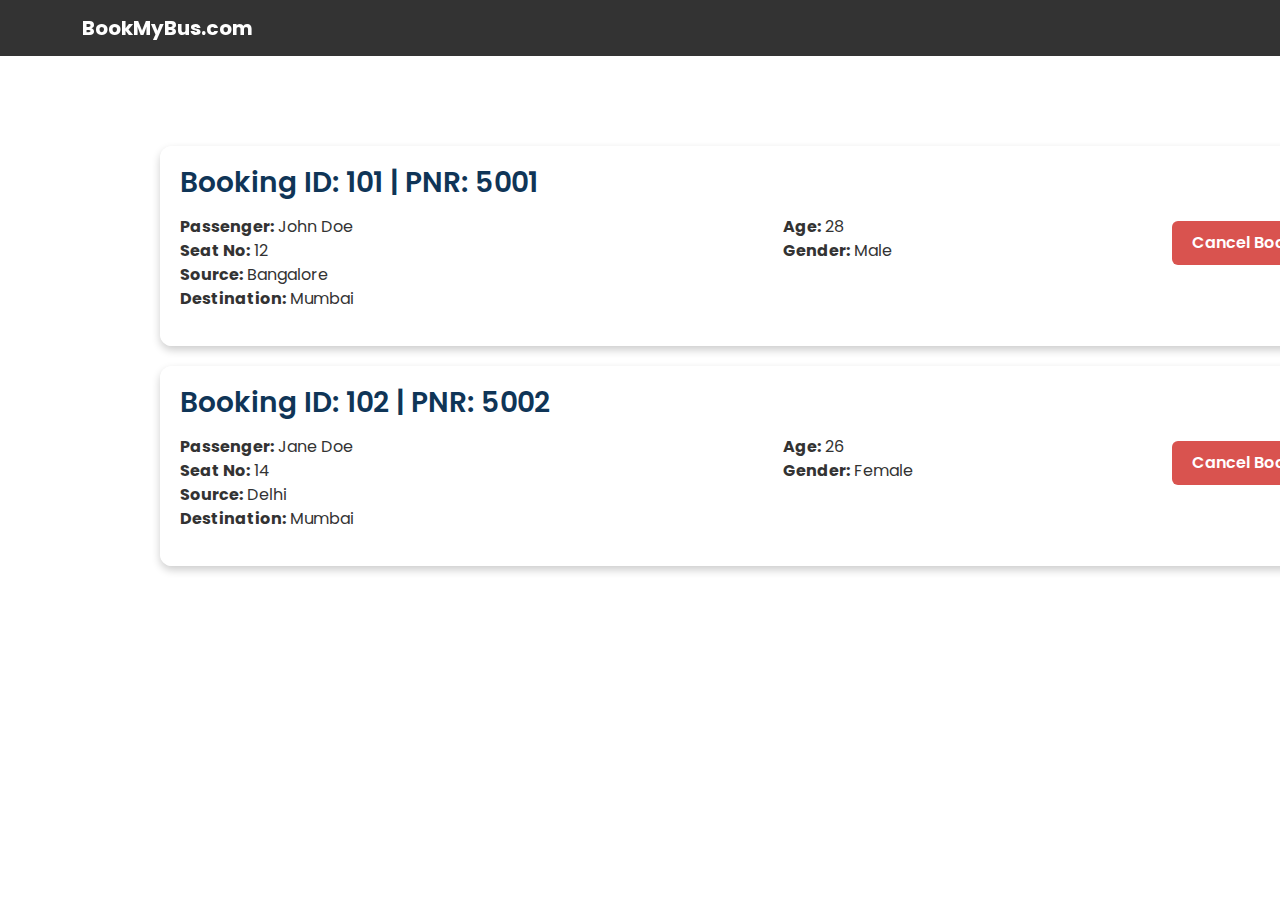
<file: Tempo/html/BookingDetails.html>
<!DOCTYPE html>
<html lang="en">
<head>
    <meta charset="UTF-8">
    <meta name="viewport" content="width=device-width, initial-scale=1.0">
    <title>Booking History | BookMyBus</title>

    <!-- Bootstrap CSS -->
    <link href="https://cdn.jsdelivr.net/npm/bootstrap@5.3.0/dist/css/bootstrap.min.css" rel="stylesheet">
    <link rel="stylesheet" href="https://cdn.jsdelivr.net/npm/bootstrap-icons/font/bootstrap-icons.css">

    <!-- Google Font -->
    <link href="https://fonts.googleapis.com/css2?family=Poppins:wght@300;400;600&display=swap" rel="stylesheet">

    <style>
        body {
            font-family: 'Poppins', sans-serif;
            background: url('https://source.unsplash.com/1600x900/?bus,travel') no-repeat center center fixed;
            background-size: cover;
            color: #fff;
            text-align: center;
            padding-top: 80px;
        }

        .history-container {
            width: 100%;
            max-width: 1000px;
            margin: auto;
            padding: 20px;
        }

        .history-card {
            background: rgba(255, 255, 255, 0.95);
            border-radius: 12px;
            box-shadow: 0 4px 8px rgba(0, 0, 0, 0.2);
            padding: 20px;
            margin-bottom: 20px;
            display: flex;
            flex-direction: column;
            transition: transform 0.3s ease-in-out;
        }

        .history-card:hover {
            transform: translateY(-5px);
        }

        .booking-header {
            font-weight: 600;
            color: #0F3557;
            text-align: left;
            margin-bottom: 15px;
        }

        .booking-info {
            display: flex;
            flex-wrap: wrap;
            justify-content: space-between;
            align-items: center;
            text-align: left;
            color: #333;
        }

        .booking-details {
            width: 48%;
            display: flex;
            flex-direction: column;
        }

        .cancel-btn {
            background: #d9534f;
            color: white;
            padding: 10px 20px;
            border: none;
            border-radius: 6px;
            font-weight: 600;
            transition: background 0.3s ease-in-out;
            cursor: pointer;
            align-self: flex-end;
            margin-top: 10px;
        }

        .cancel-btn:hover {
            background: #c9302c;
        }

        .navbar {
            background: rgba(0, 0, 0, 0.8) !important;
        }
    </style>
</head>
<body>

    <!-- Navbar -->
    <nav class="navbar navbar-dark navbar-expand-lg fixed-top">
        <div class="container">
            <a class="navbar-brand text-white fw-bold" href="index.html">BookMyBus.com</a>
        </div>
    </nav>

    <div class="history-container">
        <h2>Booking History</h2>

        <!-- Booking Cards -->
        <div id="booking-list">
            <div class="history-card" style="width: 1200px; height: 200px;">
                <h3 class="booking-header">Booking ID: 101 | PNR: 5001</h3>
                <div class="booking-info">
                    <div class="booking-details">
                        <p style="margin-bottom: 0px;"><strong>Passenger:</strong> John Doe</p>
                        <p style="margin-bottom: 0px;"><strong>Seat No:</strong> 12</p>
                    </div>
                    <div class="booking-details">
                        <p style="margin-bottom: 0px;"><strong>Age:</strong> 28</p>
                        <p style="margin-bottom: 0px;"><strong>Gender:</strong> Male</p>
                    </div>
                    <div class="booking-details">
                        <p style="margin-bottom: 0px;"><strong>Source:</strong> Bangalore</p>
                        <p style="margin-bottom: 0px;"><strong>Destination:</strong> Mumbai</p>
                    </div>
                </div>
                <button class="cancel-btn" onclick="removeCard(this)" style="transform: translateY(-100px);">Cancel Booking</button>
            </div>

            <div class="history-card" style="width: 1200px; height: 200px;">
                <h3 class="booking-header">Booking ID: 102 | PNR: 5002</h3>
                <div class="booking-info">
                    <div class="booking-details">
                        <p style="margin-bottom: 0px;"><strong>Passenger:</strong> Jane Doe</p>
                        <p style="margin-bottom: 0px;"><strong>Seat No:</strong> 14</p>
                    </div>
                    <div class="booking-details">
                        <p style="margin-bottom: 0px;"><strong>Age:</strong> 26</p>
                        <p style="margin-bottom: 0px;"><strong>Gender:</strong> Female</p>
                    </div>
                    <div class="booking-details">
                        <p style="margin-bottom: 0px;"><strong>Source:</strong> Delhi</p>
                        <p style="margin-bottom: 0px;"><strong>Destination:</strong> Mumbai</p>
                    </div>
                </div>
                <button class="cancel-btn" onclick="removeCard(this)" style="transform: translateY(-100px);">Cancel Booking</button>
            </div>
        </div>
    </div>

    <script>
        function removeCard(button) {
            button.closest('.history-card').remove();
        }
    </script>
</body>
</html>

    <script src="https://cdn.jsdelivr.net/npm/@popperjs/core@2.11.8/dist/umd/popper.min.js"></script>
    <script src="https://cdn.jsdelivr.net/npm/bootstrap@5.3.3/dist/js/bootstrap.min.js"></script>
</body>
</html>
</file>
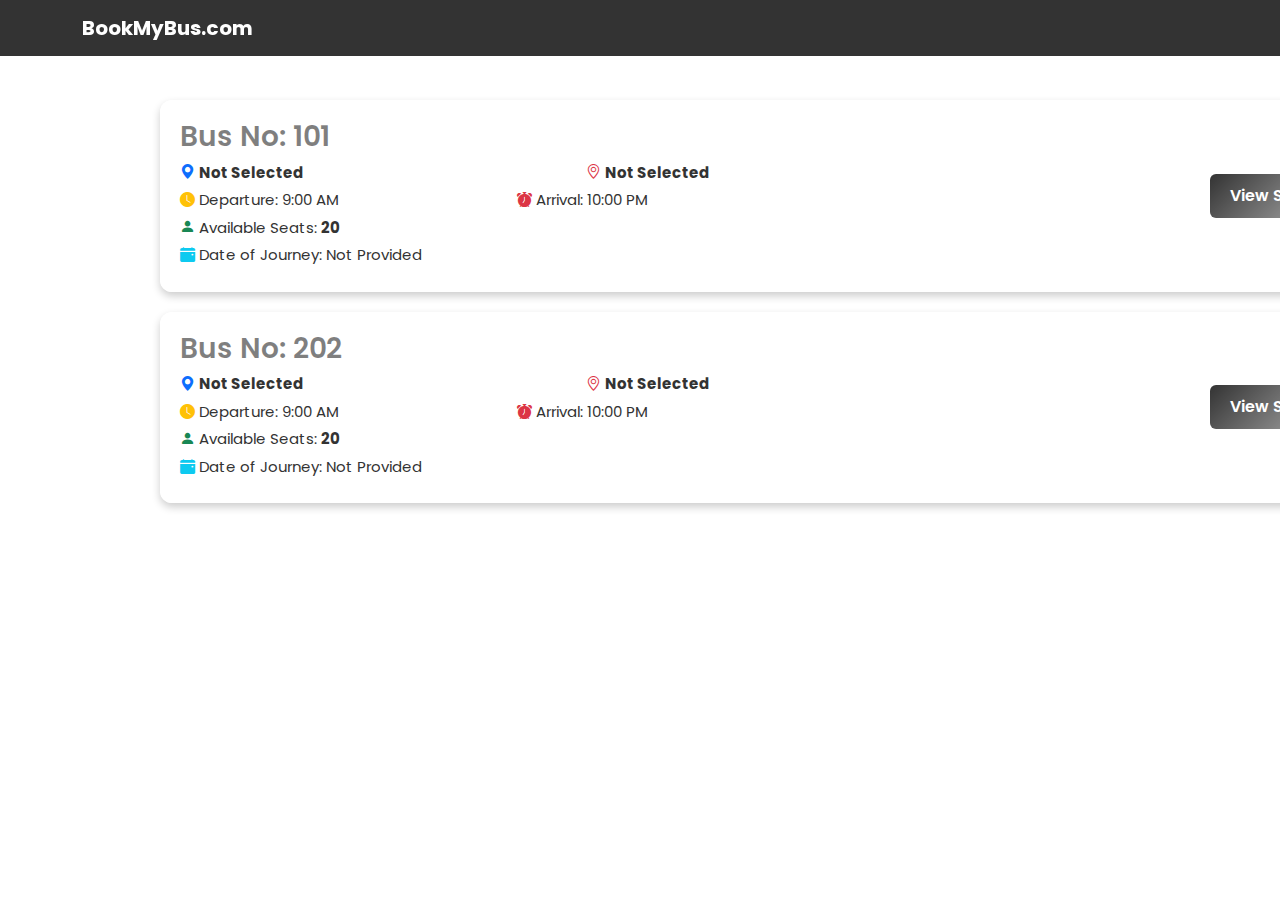
<file: Tempo/html/BusList.html>
<!DOCTYPE html>
<html lang="en">
<head>
    <meta charset="UTF-8">
    <meta name="viewport" content="width=device-width, initial-scale=1.0">
    <title>Available Buses | BookMyBus</title>

    <!-- Bootstrap CSS -->
    <link href="https://cdn.jsdelivr.net/npm/bootstrap@5.3.0/dist/css/bootstrap.min.css" rel="stylesheet">
    <link rel="stylesheet" href="https://cdn.jsdelivr.net/npm/bootstrap-icons/font/bootstrap-icons.css">

    <!-- Google Font -->
    <link href="https://fonts.googleapis.com/css2?family=Poppins:wght@300;400;600&display=swap" rel="stylesheet">

    <style>
        body {
            font-family: 'Poppins', sans-serif;
            background: url('https://source.unsplash.com/1600x900/?bus,travel') no-repeat center center fixed;
            background-size: cover;
            color: #fff;
            text-align: center;
            padding-top: 80px;
        }

        .bus-container {
            width: 100%;
            max-width: 1000px;
            margin: auto;
            padding: 20px;
        }

        .bus-card {
            background: rgba(255, 255, 255, 0.95);
            border-radius: 12px;
            box-shadow: 0 4px 8px rgba(0, 0, 0, 0.2);
            padding: 20px;
            margin-bottom: 20px;
            display: flex;
            flex-wrap: wrap;
            align-items: center;
            justify-content: space-between;
            transition: transform 0.3s ease-in-out;
        }

        .bus-card:hover {
            transform: translateY(-5px);
        }

        .bus-info {
            flex: 1;
            text-align: left;
            color: #333;
        }

        .bus-info h3 {
            font-weight: 600;
            color: #0F3557;
        }

        .bus-info p {
            margin: 5px 0;
            font-size: 15px;
        }

        .view-seats {
            background: linear-gradient(135deg, rgba(0, 0, 0, 0.8), rgba(0, 0, 0, 0.3));

            color: white;
            padding: 10px 20px;
            border: none;
            border-radius: 6px;
            text-decoration: none;
            font-weight: 600;
            transition: background 0.3s ease-in-out;
        }

        .view-seats:hover {
            background: linear-gradient(135deg,rgba(0, 0, 0, 0.3),  rgba(0, 0, 0, 0.8),);
        }

        .navbar {
            background: rgba(0, 0, 0, 0.8) !important;
        }
    </style>
</head>
<body>

    <!-- Navbar -->
    <nav class="navbar navbar-dark navbar-expand-lg fixed-top">
        <div class="container">
            <a class="navbar-brand text-white fw-bold" href="index.html">
 BookMyBus.com
            </a>
        </div>
    </nav>


    <div class="bus-container">
        <!-- Bus 1 -->
        <div class="bus-card" style="width: 1200px;">
            <div class="bus-info">
                <h3 style="color: rgba(0, 0, 0, 0.5);">Bus No: 101</h3>
                <p><i class="bi bi-geo-alt-fill text-primary"></i> <strong>From:</strong>     <i class="bi bi-geo-alt text-danger" style="
                    padding-left:278px;
                "></i> <strong>To:</strong></p>
                <p><i class="bi bi-clock-fill text-warning"> </i> Departure: 9:00 AM  <i class="bi bi-alarm-fill text-danger" style="
                    padding-left: 175px;
                "></i> Arrival: 10:00 PM</p>
                <p><i class="bi bi-person-fill text-success"></i> Available Seats: <strong>20</strong></p>
                <p><i class="bi bi-calendar-event-fill text-info"></i> Date of Journey: 10th Feb 2025</p>
            </div>
            <a class="view-seats" href="BookSeats.html">View Seats</a>
        </div>

        <!-- Bus 2 -->
        <div class="bus-card" style="width: 1200px;">
            <div class="bus-info">
                <h3 style="color: rgba(0, 0, 0, 0.5);">Bus No: 202</h3>
                <p><i class="bi bi-geo-alt-fill text-primary"></i> <strong>From:</strong>     <i class="bi bi-geo-alt text-danger" style="
                    padding-left:278px;
                "></i> <strong>To:</strong> </p>
                <p><i class="bi bi-clock-fill text-warning"></i> Departure: 9:00 AM  <i class="bi bi-alarm-fill text-danger" style="
                    padding-left: 175px;
                "></i> Arrival: 10:00 PM</p>
                <p><i class="bi bi-person-fill text-success"></i> Available Seats: <strong>20</strong></p>
                <p><i class="bi bi-calendar-event-fill text-info"></i> Date of Journey: 10th Feb 2025</p>
            </div>
            <a class="view-seats" href="BookSeats.html">View Seats</a>
        </div>
    </div>

    <!-- Bootstrap JS -->
    <script src="https://cdn.jsdelivr.net/npm/bootstrap@5.3.0/dist/js/bootstrap.bundle.min.js"></script>
    <script>
        document.addEventListener("DOMContentLoaded", function () {
            // Function to get query parameters from URL
            function getQueryParams() {
                const params = new URLSearchParams(window.location.search);
                return {
                    source: params.get("source") || "Not Selected",
                    destination: params.get("destination") || "Not Selected",
                    date: params.get("date") || "Not Provided",
                };
            }

            // Fetch selected values from URL
            const params = getQueryParams();

            // Find all bus cards and update the details dynamically
            document.querySelectorAll(".bus-card").forEach(busCard => {
                const fromLocation = busCard.querySelector(".bus-info p strong:first-of-type");
                const toLocation = busCard.querySelector(".bus-info p strong:nth-of-type(2)");
                const journeyDate = busCard.querySelector(".bus-info p:last-of-type");

                if (fromLocation && toLocation && journeyDate) {
                    fromLocation.textContent = params.source;  // Update Source
                    toLocation.textContent = params.destination;  // Update Destination
                    journeyDate.innerHTML = `<i class="bi bi-calendar-event-fill text-info"></i> Date of Journey: ${params.date}`;  // Update Date
                }
            });
        });
    </script>

</body>
</html>
</file>
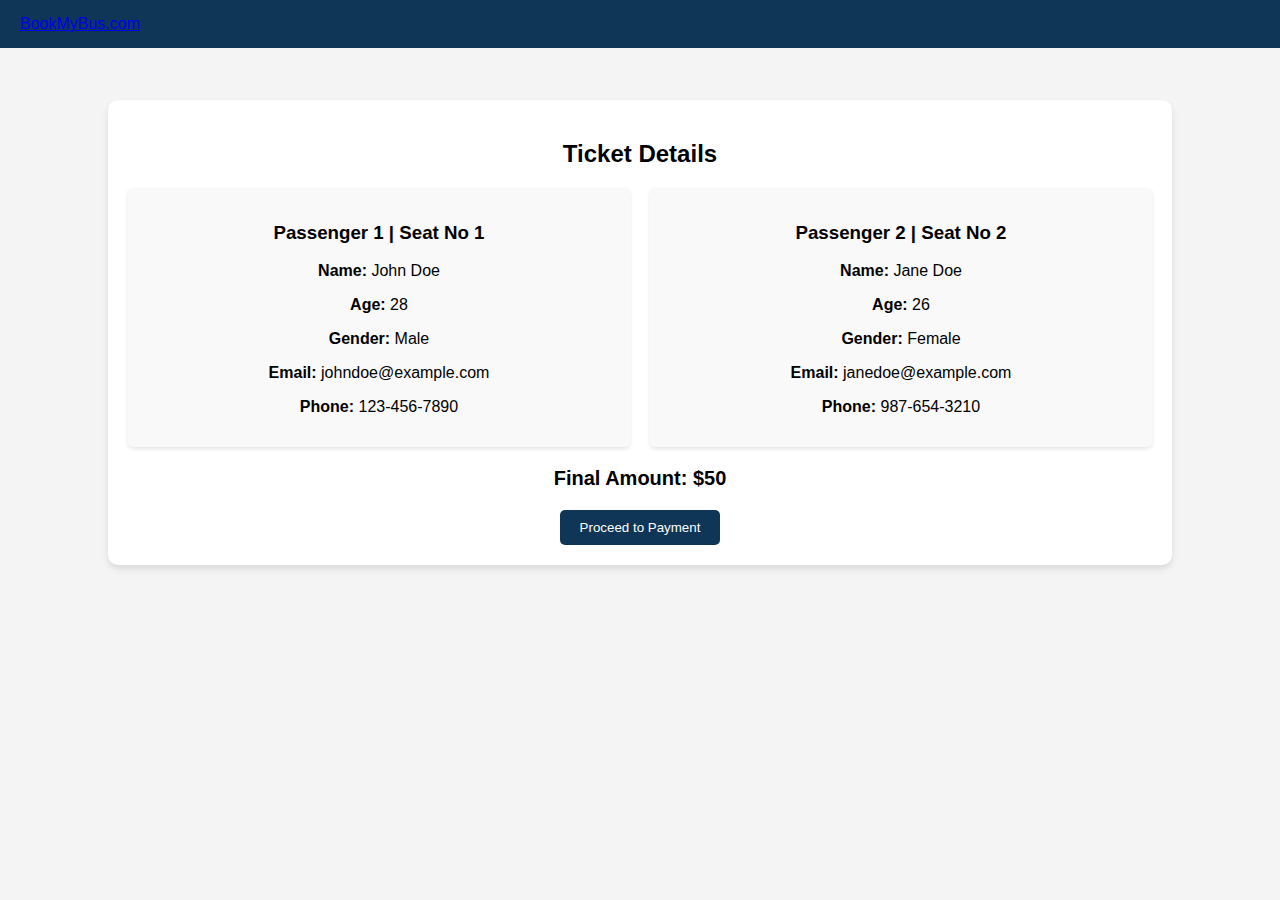
<file: Tempo/html/PaymentPage.html>
<!DOCTYPE html>
<html lang="en">
<head>
    <meta charset="UTF-8">
    <meta name="viewport" content="width=device-width, initial-scale=1.0">
    <title>BookMyBus - Ticket Details</title>
    <style>
        body {
            margin: 0;
            font-family: Arial, sans-serif;
            background-color: #f4f4f4;
        }
        .navbar {
            width: 100%;
            background: #0F3557;
            color: white;
            padding: 15px 20px;
            display: flex;
            align-items: center;
            position: fixed;
            top: 0;
            left: 0;
        }
        .navbar h2 {
            margin: 0;
            flex-grow: 1;
            text-align: left;
        }
        .container {
            display: flex;
            flex-direction: column;
            align-items: center;
            margin-top: 80px;
        }
        .card {
            background: white;
            padding: 20px;
            border-radius: 10px;
            box-shadow: 0 4px 6px rgba(0, 0, 0, 0.1);
            width: 80%;
            text-align: center;
            margin-top: 20px;
        }
        .passenger-row {
            display: flex;
            justify-content: space-between;
            gap: 20px;
        }
        .passenger {
            width: 48%;
            background: #f9f9f9;
            padding: 15px;
            border-radius: 5px;
            box-shadow: 0 2px 4px rgba(0, 0, 0, 0.1);
        }
        .final-amount {
            font-size: 20px;
            font-weight: bold;
            margin-top: 20px;
        }
        .proceed-btn {
            background: #0F3557;
            color: white;
            padding: 10px 20px;
            border: none;
            border-radius: 5px;
            cursor: pointer;
            margin-top: 20px;
        }
    </style>
</head>
<body>
    <nav class="navbar bg-body-tertiary fixed-top">
        <div class="container-fluid">
          <a class="navbar-brand" href="index.html">BookMyBus.com</a>
        </div>
      </nav>
    <div class="container">
        <div class="card">
            <h2>Ticket Details</h2>
            <div class="passenger-row">
                <div class="passenger">
                    <h3>Passenger 1 | Seat No 1</h3>
                    <p><strong>Name:</strong> John Doe</p>
                    <p><strong>Age:</strong> 28</p>
                    <p><strong>Gender:</strong> Male</p>
                    <p><strong>Email:</strong> johndoe@example.com</p>
                    <p><strong>Phone:</strong> 123-456-7890</p>
                </div>
                <div class="passenger">
                    <h3>Passenger 2 | Seat No 2</h3>
                    <p><strong>Name:</strong> Jane Doe</p>
                    <p><strong>Age:</strong> 26</p>
                    <p><strong>Gender:</strong> Female</p>
                    <p><strong>Email:</strong> janedoe@example.com</p>
                    <p><strong>Phone:</strong> 987-654-3210</p>
                </div>
            </div>
            <div class="final-amount">Final Amount: $50</div>
            <button class="proceed-btn">Proceed to Payment</button>
        </div>
    </div>
</body>
</html>
</file>
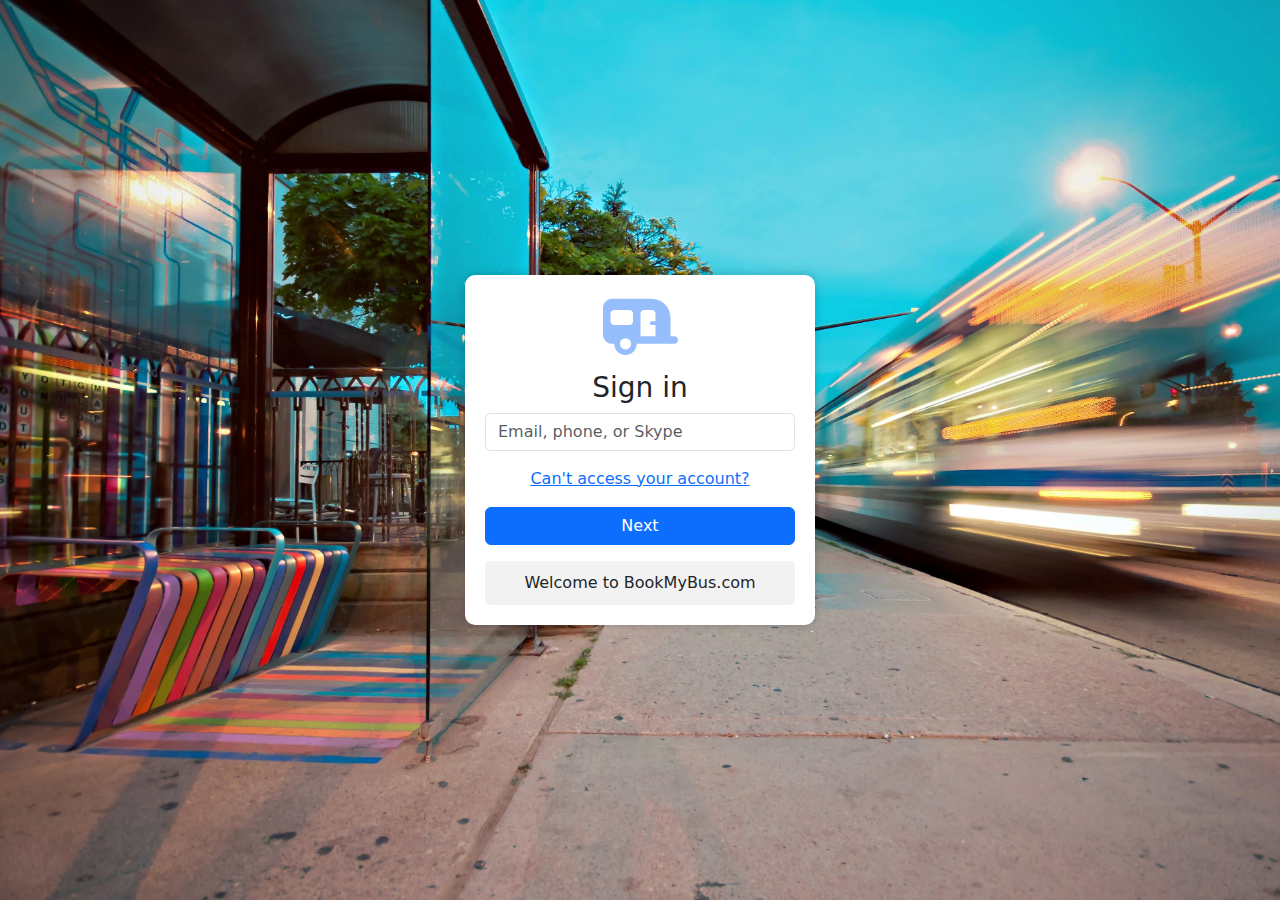
<file: Tempo/html/SignIn.html>
<!DOCTYPE html>
<html lang="en">
<head>
    <meta charset="UTF-8">
    <meta name="viewport" content="width=device-width, initial-scale=1.0">
    <title>Login Page</title>
    <link href="https://cdn.jsdelivr.net/npm/bootstrap@5.3.0/dist/css/bootstrap.min.css" rel="stylesheet">
    <style>
        body {
            background: url('../images/pexels-scottwebb-136739.jpg') no-repeat center center fixed;
            background-size: cover;
            display: flex;
            justify-content: center;
            align-items: center;
            height: 100vh;
        }
        .login-container {
            background: white;
            padding: 20px;
            border-radius: 10px;
            box-shadow: 0px 0px 10px rgba(0, 0, 0, 0.2);
            text-align: center;
            width: 350px;
        }
        .footer-text {
            background: #f2f2f2;
            padding: 10px;
            margin-top: 10px;
            border-radius: 5px;
        }
    </style>
</head>
<body>
    <div class="login-container">
        <img src="../images/caravan-solid.svg" alt="Company Logo" style="height: 60px;" class="mb-3">
        <h3>Sign in</h3>
        <input type="text" class="form-control mb-3" placeholder="Email, phone, or Skype" id="email" onblur="emailValidation()">
        <p id="email-message"></p>
    <a href="#" class="d-block mb-3">Can't access your account?</a>
    <button class="btn btn-primary w-100" onclick="signInNextHandle(event)">Next</button>
    <div class="footer-text mt-3">
            Welcome to BookMyBus.com
        </div>
    </div>

    <script src="https://cdn.jsdelivr.net/npm/bootstrap@5.3.0/dist/js/bootstrap.bundle.min.js"></script>
    <script src="../javascript/script.js"></script>
</body>
</html>
</file>
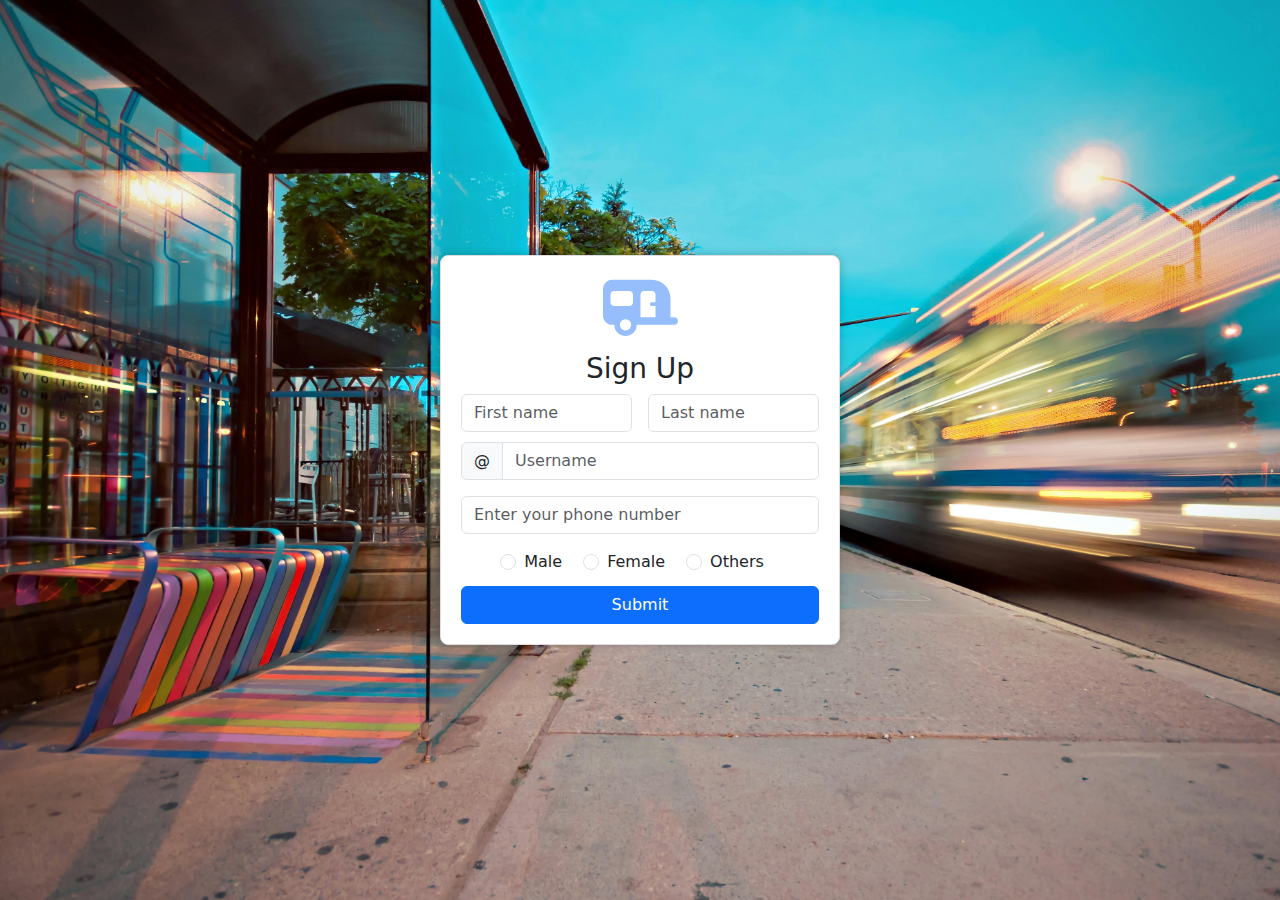
<file: Tempo/html/SignUp.html>
<!DOCTYPE html>
<html lang="en">
<head>
    <meta charset="UTF-8">
    <meta name="viewport" content="width=device-width, initial-scale=1.0">
    <title>Login Page</title>
    <link href="https://cdn.jsdelivr.net/npm/bootstrap@5.3.0/dist/css/bootstrap.min.css" rel="stylesheet">
    <style>
        body {
            background: url('../images/pexels-scottwebb-136739.jpg') no-repeat center center fixed;
            background-size: cover;
            display: flex;
            justify-content: center;
            align-items: center;
            height: 100vh;
        }
        .login-container {
            background: white;
            padding: 20px;
            border-radius: 10px;
            box-shadow: 0px 0px 10px rgba(0, 0, 0, 0.2);
            text-align: center;
            width: 600px;
        }
        .footer-text {
            background: #f2f2f2;
            padding: 10px;
            margin-top: 10px;
            border-radius: 5px;
        }
    </style>
</head>
<body>
  <div class="login-container" style="width: 400px; margin: 0 auto; padding: 20px; border: 1px solid #ddd; border-radius: 8px; text-align: center;">
    <img src="../images/caravan-solid.svg" alt="Company Logo" style="height: 60px;" class="mb-3">
    <h3>Sign Up</h3>
    <form id="signUpForm" onsubmit="signUpFormValidation(event)">
      <div class="offcanvas-body">
        <div class="row g-3">
          <div class="col">
            <input type="text" class="form-control" id="firstName" placeholder="First name" aria-label="First name" required>
          </div>
          <div class="col">
            <input type="text" class="form-control" id="lastName" placeholder="Last name" aria-label="Last name" required>
          </div>
        </div>

        <div class="input-group mb-3" style="padding-top: 10px;">
          <span class="input-group-text" id="basic-addon1">@</span>
          <input type="text" class="form-control" id="username" placeholder="Username" aria-label="Username" aria-describedby="basic-addon1" required>
        </div>

        <div class="mb-3">
          <input type="tel" class="form-control" id="phoneNumber" name="phoneNumber" placeholder="Enter your phone number" required>
        </div>

        <div class="form-check form-check-inline">
          <input class="form-check-input" type="radio" name="options" id="option1" value="Male" required>
          <label class="form-check-label" for="option1">Male</label>
        </div>

        <div class="form-check form-check-inline">
          <input class="form-check-input" type="radio" name="options" id="option2" value="Female">
          <label class="form-check-label" for="option2">Female</label>
        </div>

        <div class="form-check form-check-inline">
          <input class="form-check-input" type="radio" name="options" id="option3" value="Others">
          <label class="form-check-label" for="option3">Others</label>
        </div>

        <!-- Error message container -->
        <div id="errorMessage"></div>

        <div style="padding-top: 10px;">
          <button type="submit" class="btn btn-primary w-100">Submit</button>
        </div>
    </form>
  </div>

  <script src="https://cdn.jsdelivr.net/npm/bootstrap@5.3.0/dist/js/bootstrap.bundle.min.js"></script>
  <script>
    function signUpFormValidation(event) {
      event.preventDefault();
      const firstName = document.getElementById("firstName").value;
      const lastName = document.getElementById("lastName").value;
      const username = document.getElementById("username").value;
      const phoneNumber = document.getElementById("phoneNumber").value;
      const gender = document.querySelector('input[name="options"]:checked') ? document.querySelector('input[name="options"]:checked').value : '';

      if (!firstName || !lastName || !username || !phoneNumber || !gender) {
        document.getElementById("errorMessage").innerHTML = "<p style='color:red;'>Please fill out all fields.</p>";
        return;
      }

      const userData = {
        firstName,
        lastName,
        username,
        phoneNumber,
        gender
      };

      localStorage.setItem("userData", JSON.stringify(userData));
      document.getElementById("errorMessage").innerHTML = "<p style='color:green;'>Data saved locally</p>";
    }
  </script>
</body>
</html>
</file>
